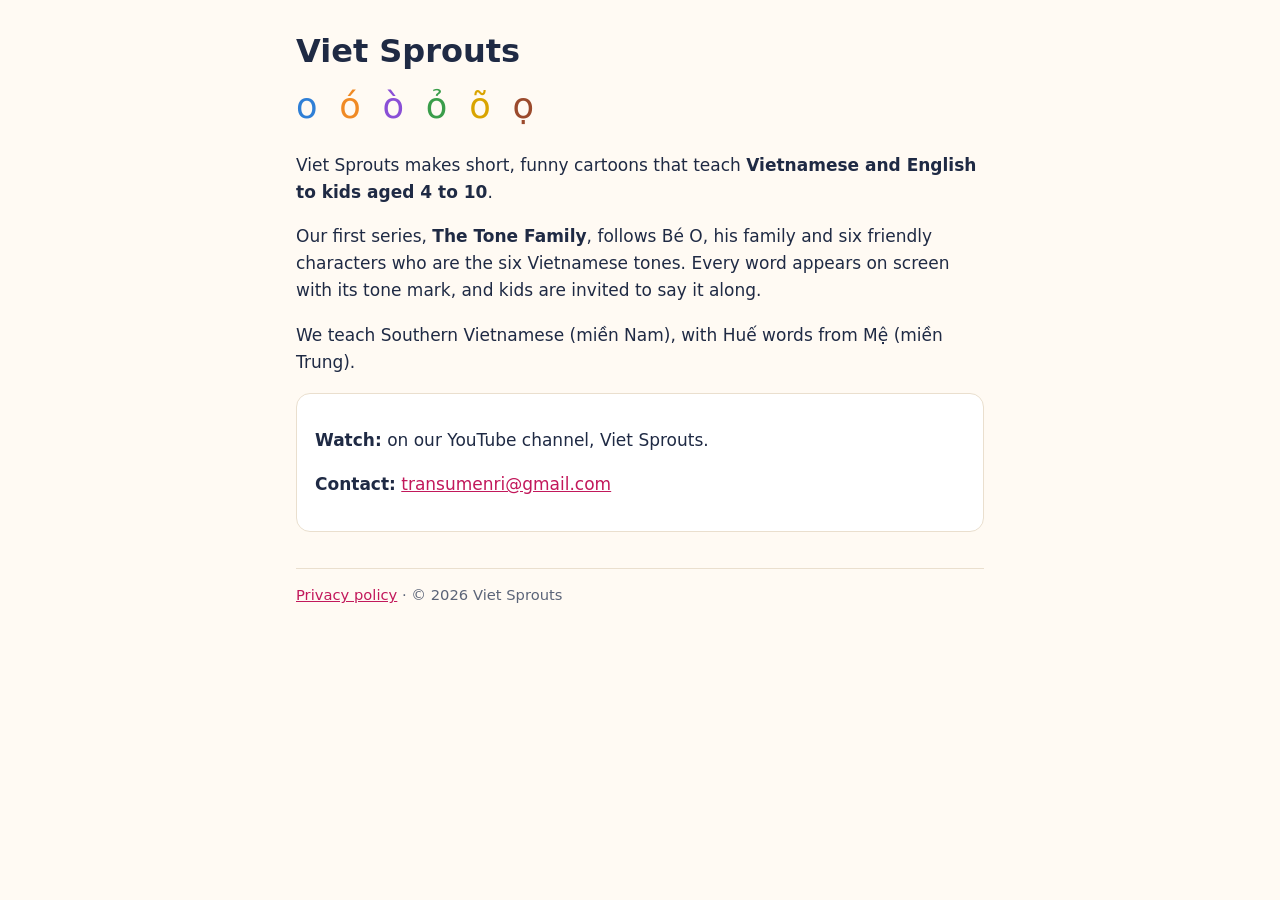
<file: index.html>
<!doctype html>
<html lang="en">
<head>
<meta charset="utf-8">
<meta name="viewport" content="width=device-width, initial-scale=1">
<title>Viet Sprouts</title>
<meta name="description" content="Viet Sprouts: funny, educational cartoons that teach Vietnamese and English to kids aged 4 to 10.">
<link rel="stylesheet" href="style.css">
</head>
<body>
<main>
  <h1>Viet Sprouts</h1>
  <div class="tones" aria-label="o ó ò ỏ õ ọ"><span>o</span> <span>ó</span> <span>ò</span> <span>ỏ</span> <span>õ</span> <span>ọ</span></div>
  <p>Viet Sprouts makes short, funny cartoons that teach <strong>Vietnamese and English to kids aged 4 to 10</strong>.</p>
  <p>Our first series, <strong>The Tone Family</strong>, follows Bé&nbsp;O, his family and six friendly characters who are the six
     Vietnamese tones. Every word appears on screen with its tone mark, and kids are invited to say it along.</p>
  <p>We teach Southern Vietnamese (miền Nam), with Huế words from Mệ (miền Trung).</p>
  <div class="card">
    <p><strong>Watch:</strong> on our YouTube channel, Viet Sprouts.</p>
    <p><strong>Contact:</strong> <a href="mailto:transumenri@gmail.com">transumenri@gmail.com</a></p>
  </div>
  <footer>
    <a href="privacy.html">Privacy policy</a> · © 2026 Viet Sprouts
  </footer>
</main>
</body>
</html>
</file>
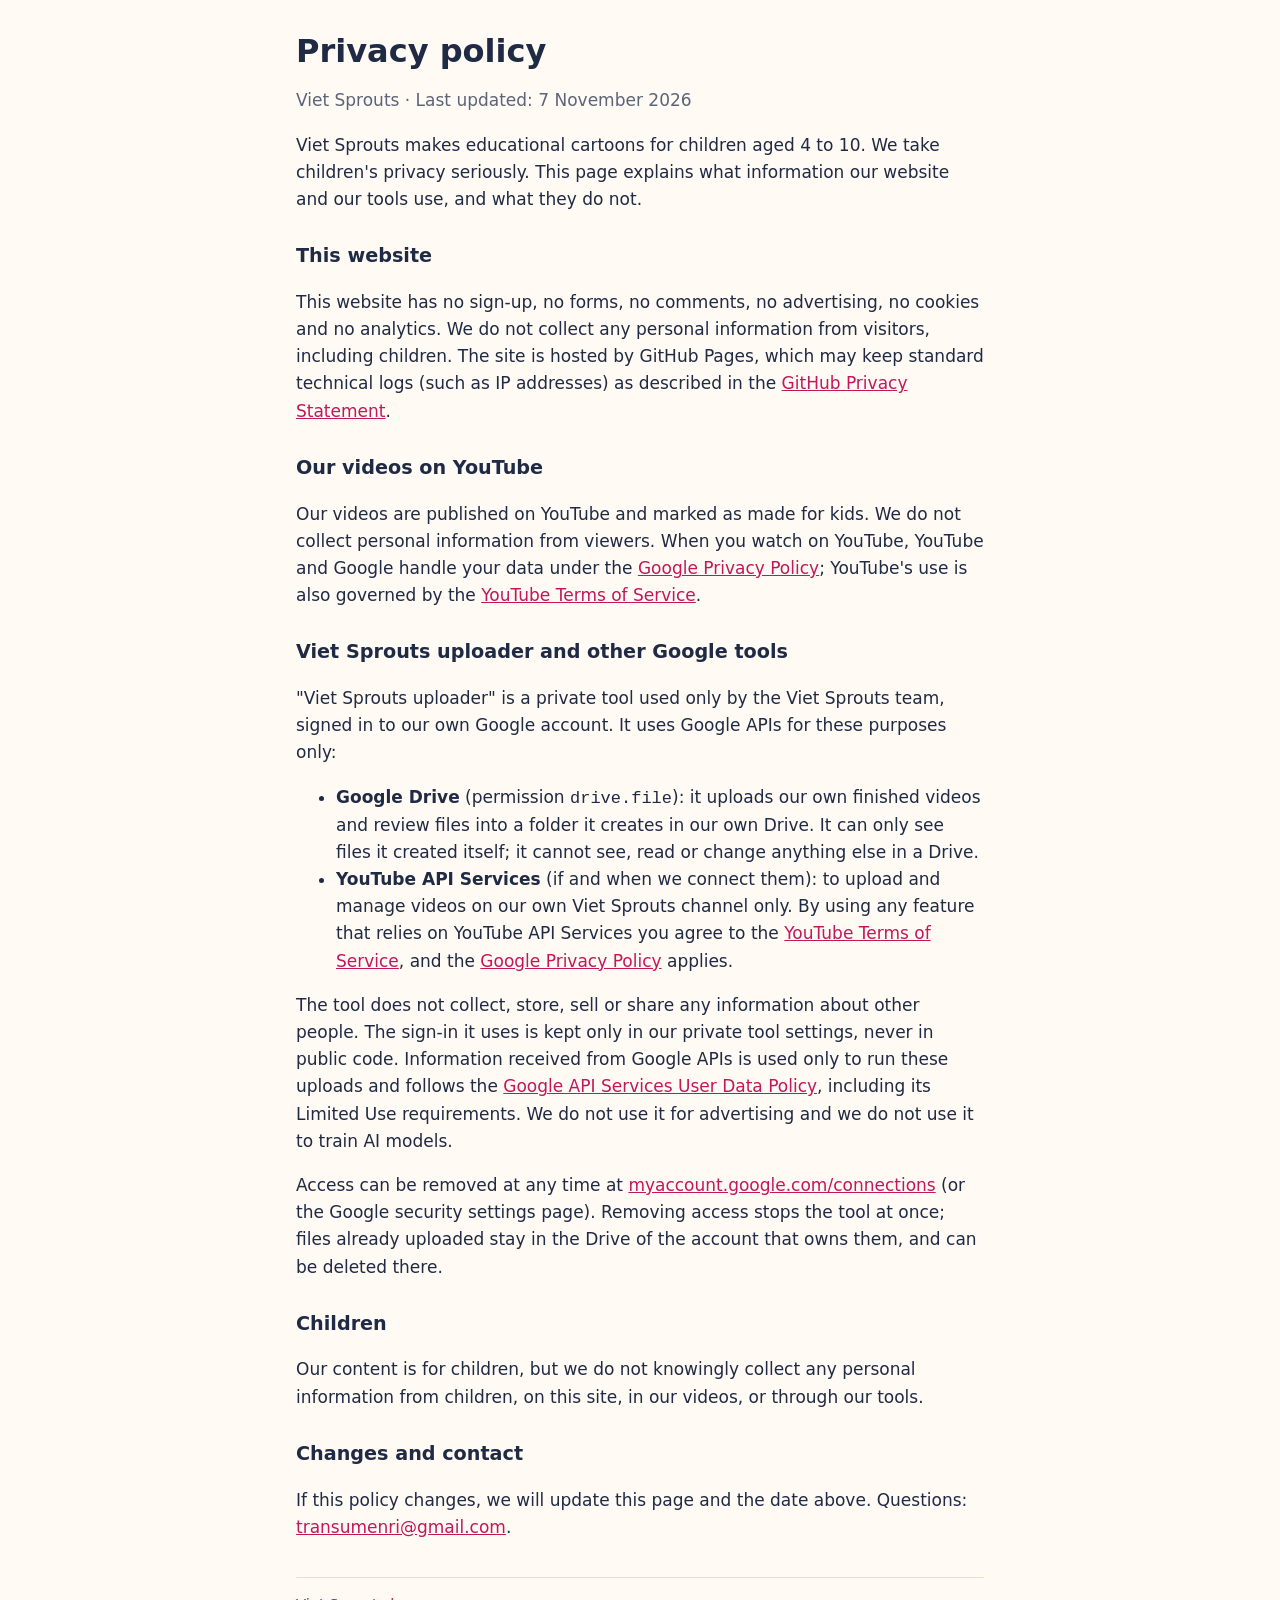
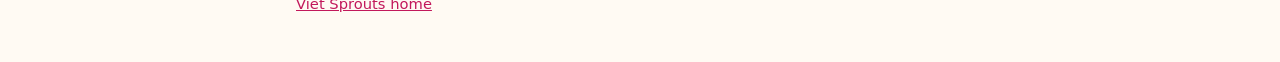
<file: privacy.html>
<!doctype html>
<html lang="en">
<head>
<meta charset="utf-8">
<meta name="viewport" content="width=device-width, initial-scale=1">
<title>Privacy Policy</title>
<meta name="description" content="Privacy policy for Viet Sprouts and its tools.">
<link rel="stylesheet" href="style.css">
</head>
<body>
<main>
  <h1>Privacy policy</h1>
  <p class="muted">Viet Sprouts · Last updated: 7 November 2026</p>

  <p>Viet Sprouts makes educational cartoons for children aged 4 to 10. We take children's privacy seriously.
     This page explains what information our website and our tools use, and what they do not.</p>

  <h2>This website</h2>
  <p>This website has no sign-up, no forms, no comments, no advertising, no cookies and no analytics.
     We do not collect any personal information from visitors, including children. The site is hosted by GitHub Pages,
     which may keep standard technical logs (such as IP addresses) as described in the
     <a href="https://docs.github.com/en/site-policy/privacy-policies/github-general-privacy-statement">GitHub Privacy Statement</a>.</p>

  <h2>Our videos on YouTube</h2>
  <p>Our videos are published on YouTube and marked as made for kids. We do not collect personal information from viewers.
     When you watch on YouTube, YouTube and Google handle your data under the
     <a href="https://policies.google.com/privacy">Google Privacy Policy</a>; YouTube's use is also governed by the
     <a href="https://www.youtube.com/t/terms">YouTube Terms of Service</a>.</p>

  <h2>Viet Sprouts uploader and other Google tools</h2>
  <p>"Viet Sprouts uploader" is a private tool used only by the Viet Sprouts team, signed in to our own Google account.
     It uses Google APIs for these purposes only:</p>
  <ul>
    <li><strong>Google Drive</strong> (permission <code>drive.file</code>): it uploads our own finished videos and review files into a
        folder it creates in our own Drive. It can only see files it created itself; it cannot see, read or change
        anything else in a Drive.</li>
    <li><strong>YouTube API Services</strong> (if and when we connect them): to upload and manage videos on our own
        Viet Sprouts channel only. By using any feature that relies on YouTube API Services you agree to the
        <a href="https://www.youtube.com/t/terms">YouTube Terms of Service</a>, and the
        <a href="https://policies.google.com/privacy">Google Privacy Policy</a> applies.</li>
  </ul>
  <p>The tool does not collect, store, sell or share any information about other people. The sign-in it uses is kept
     only in our private tool settings, never in public code. Information received from Google APIs is used only to
     run these uploads and follows the
     <a href="https://developers.google.com/terms/api-services-user-data-policy">Google API Services User Data Policy</a>,
     including its Limited Use requirements. We do not use it for advertising and we do not use it to train AI models.</p>
  <p>Access can be removed at any time at
     <a href="https://myaccount.google.com/connections">myaccount.google.com/connections</a> (or the Google security
     settings page). Removing access stops the tool at once; files already uploaded stay in the Drive of the account
     that owns them, and can be deleted there.</p>

  <h2>Children</h2>
  <p>Our content is for children, but we do not knowingly collect any personal information from children,
     on this site, in our videos, or through our tools.</p>

  <h2>Changes and contact</h2>
  <p>If this policy changes, we will update this page and the date above. Questions:
     <a href="mailto:transumenri@gmail.com">transumenri@gmail.com</a>.</p>

  <footer><a href="index.html">Viet Sprouts home</a></footer>
</main>
</body>
</html>
</file>
<file: style.css>
:root{--bg:#fffaf3;--ink:#1f2a44;--muted:#5b6478;--accent:#c2185b;--card:#ffffff;--line:#eadfce}
@media (prefers-color-scheme:dark){:root{--bg:#141a26;--ink:#f3eee6;--muted:#aab2c2;--accent:#ff7aa8;--card:#1d2535;--line:#2c3548}}
*{box-sizing:border-box}
body{margin:0;background:var(--bg);color:var(--ink);font:17px/1.6 system-ui,-apple-system,"Segoe UI",Roboto,sans-serif}
main{max-width:720px;margin:0 auto;padding:32px 16px 48px}
h1{font-size:2rem;line-height:1.2;margin:0 0 8px}
h2{font-size:1.2rem;margin:28px 0 6px}
p,li{color:var(--ink)} .muted{color:var(--muted)}
a{color:var(--accent)}
.tones{font-size:2.2rem;letter-spacing:.15em;margin:8px 0 16px}
.tones span:nth-child(1){color:#2f7fd6}.tones span:nth-child(2){color:#f08a24}.tones span:nth-child(3){color:#8a4fd6}
.tones span:nth-child(4){color:#3a9d4a}.tones span:nth-child(5){color:#d9a400}.tones span:nth-child(6){color:#9b4a2c}
.card{background:var(--card);border:1px solid var(--line);border-radius:14px;padding:16px 18px;margin:16px 0}
footer{border-top:1px solid var(--line);margin-top:36px;padding-top:14px;font-size:.92rem;color:var(--muted)}
</file>
